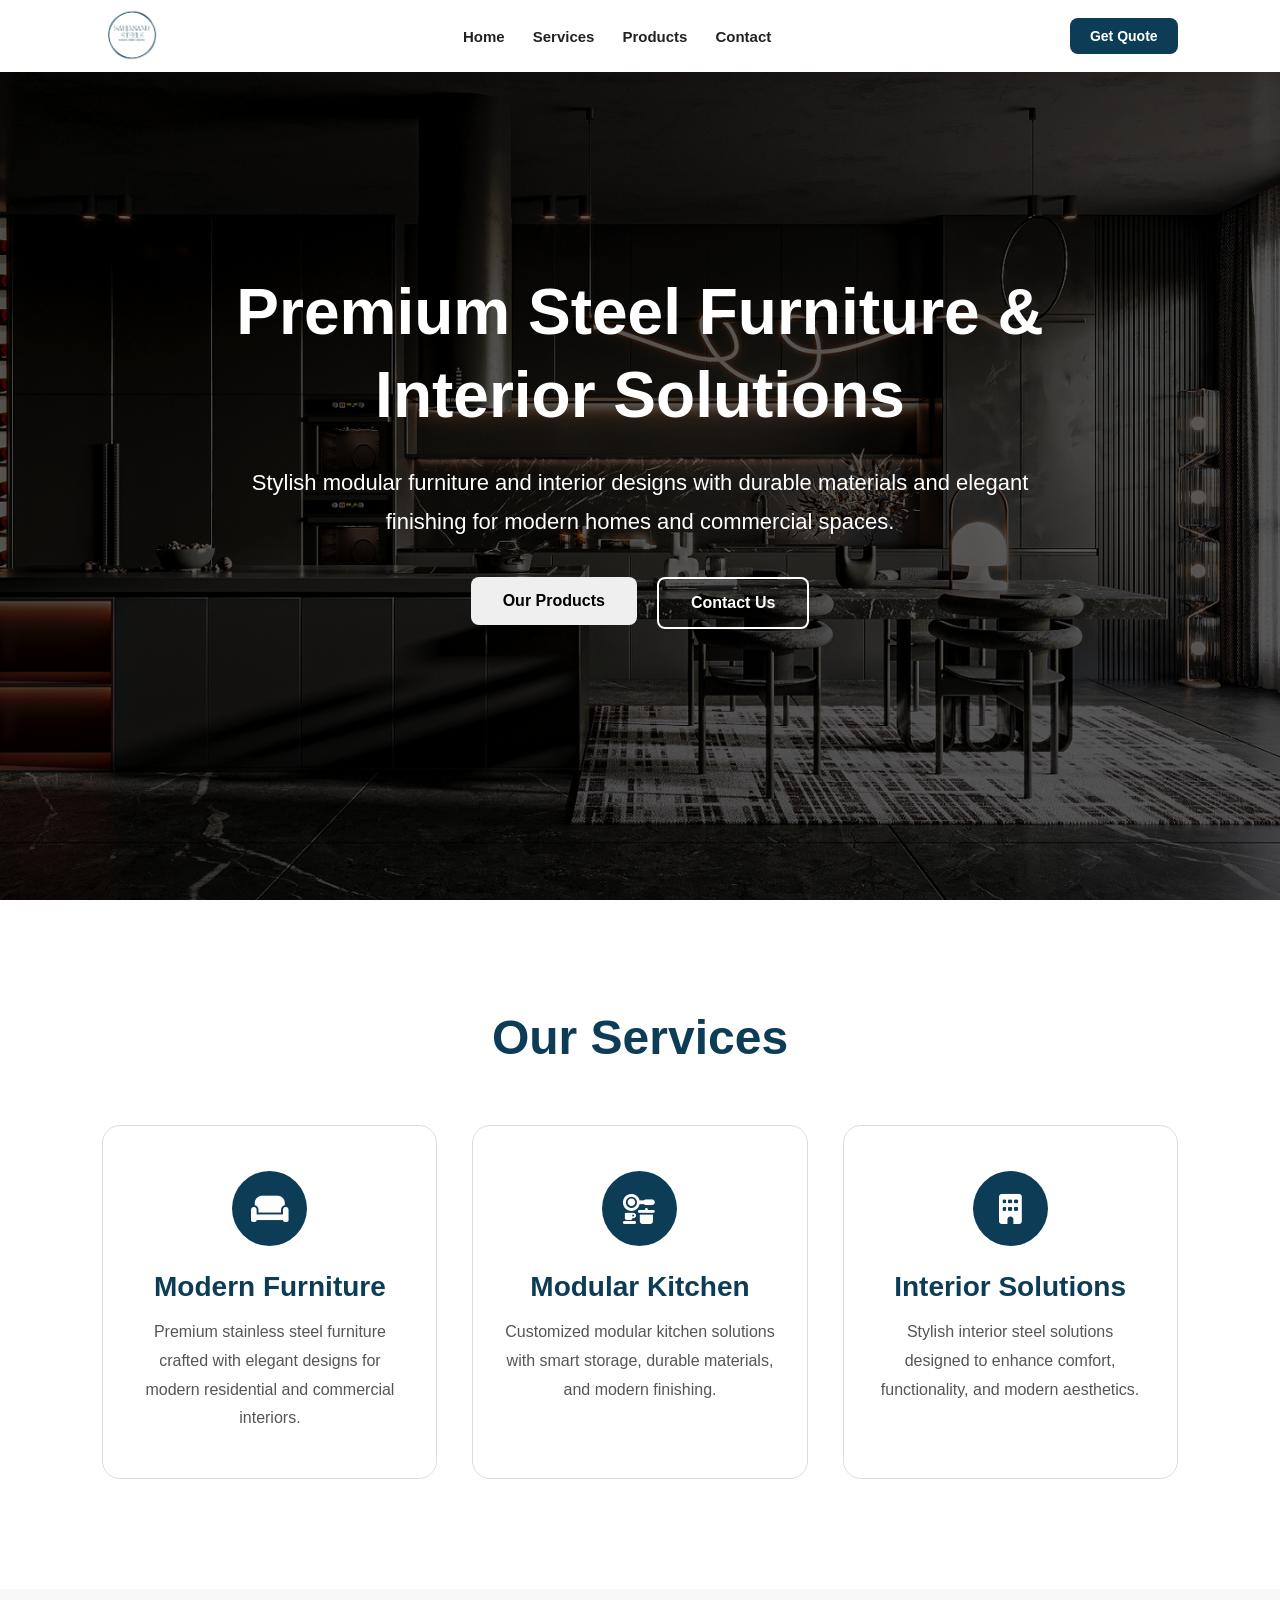
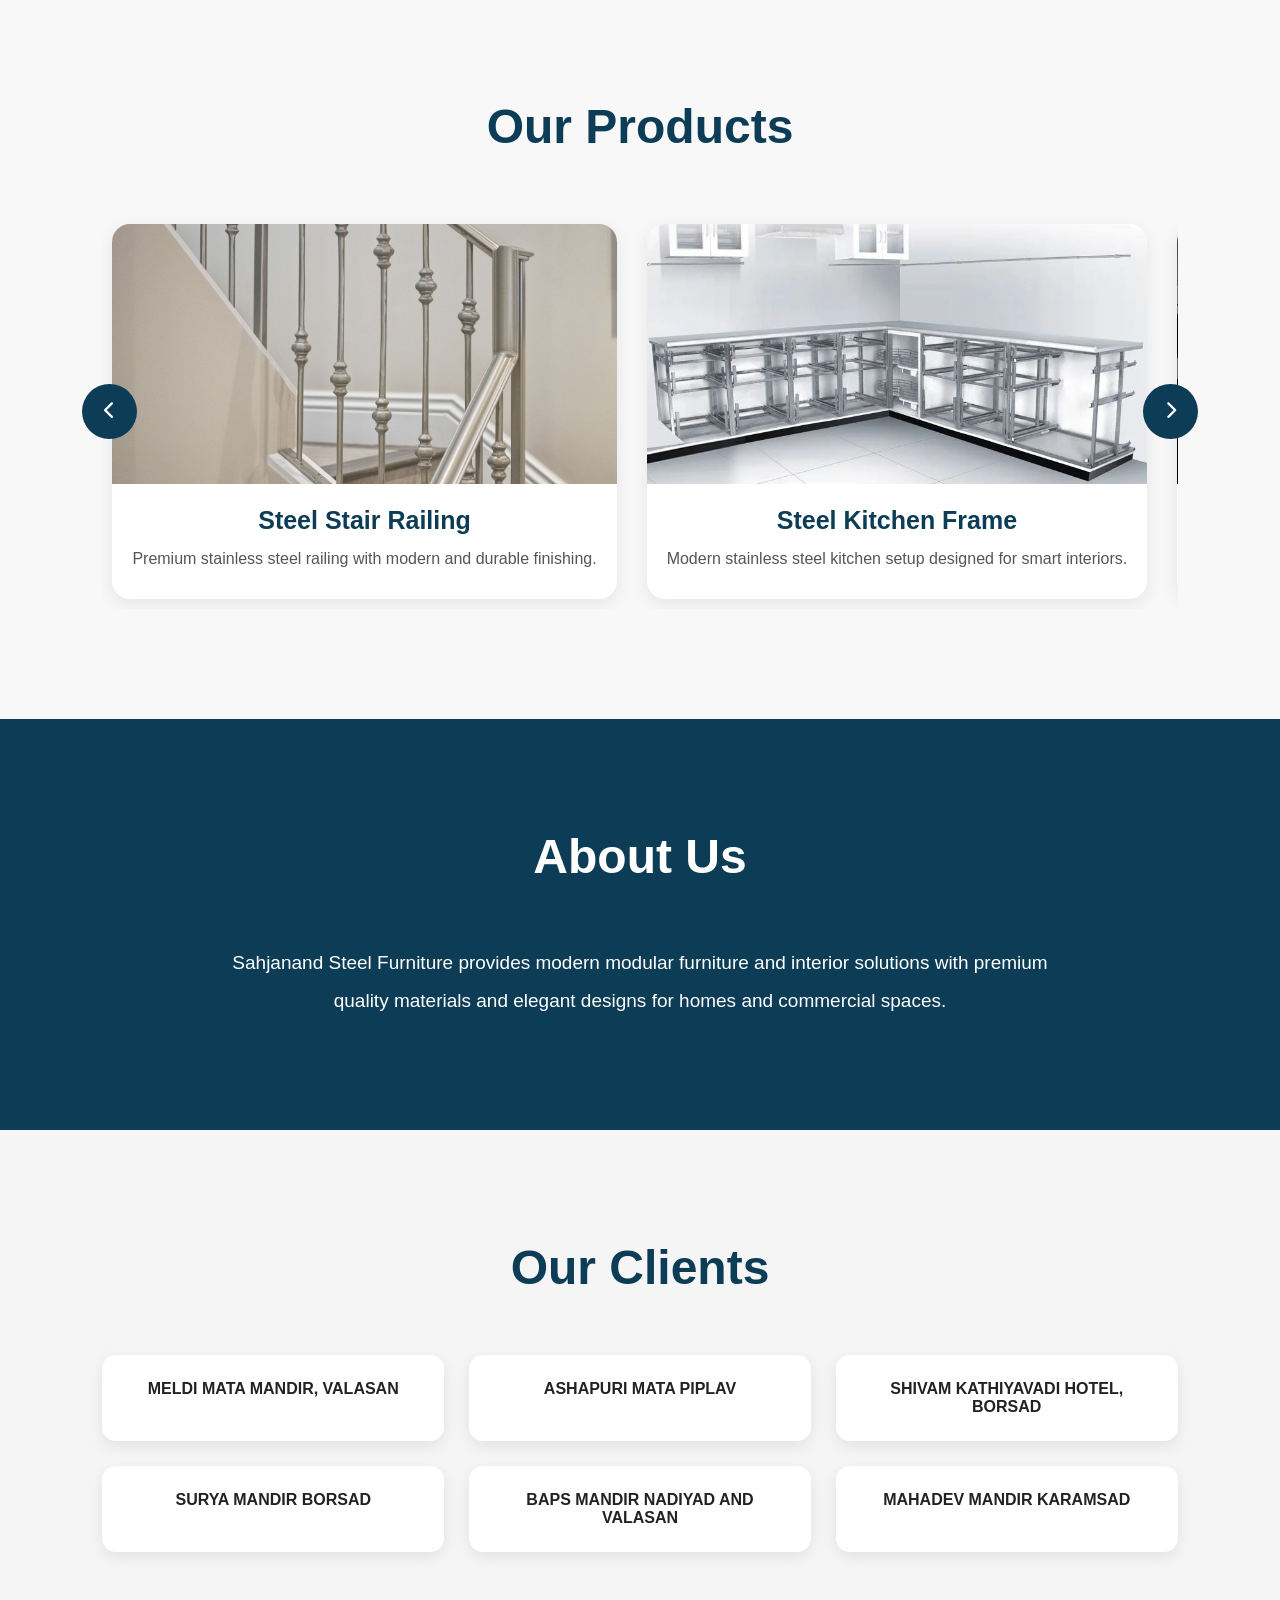
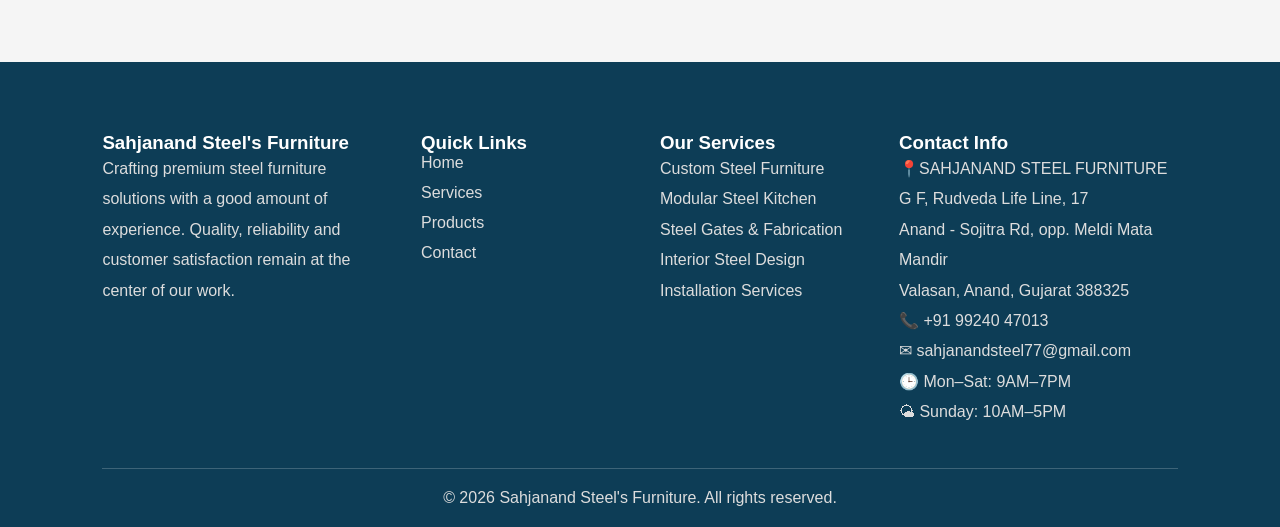
<file: index.html>
<!DOCTYPE html>
<html lang="en">

<head>

  <meta charset="UTF-8">
  <meta name="viewport" content="width=device-width, initial-scale=1.0">

  <title>Sahjanand Steel Furniture</title>


  <link rel="stylesheet" href="style.css">


  <link rel="stylesheet"
  href="https://cdnjs.cloudflare.com/ajax/libs/font-awesome/6.5.1/css/all.min.css"/>


</head>

<body>


  <header class="navbar">

    <a href="/" class="logo">
  <img src="images/logo.png" alt="Logo">
</a>

    <nav>
<a href="index.html">Home</a>
<a href="services.html">Services</a>
<a href="products.html">Products</a>
<a href="contact.html">Contact</a>
</nav>

    <a href="contact.html">
  <button class="nav-btn">Get Quote</button>
</a>

  </header>


  <section class="hero" id="home">

    <div class="hero-content">

      <h1>Premium Steel Furniture & Interior Solutions</h1>

      <p>
        Stylish modular furniture and interior designs with durable
        materials and elegant finishing for modern homes and
        commercial spaces.
      </p>

      <div class="hero-buttons">

        <a href="#products">
          <button>Our Products</button>
        </a>

        <a href="contact.html">
          <button class="contact-btn">Contact Us</button>
        </a>

      </div>

    </div>

  </section>


  <section class="services" id="services">

    <h2>Our Services</h2>

    <div class="service-container">


      <div class="service-card">

        <div class="service-icon">
          <i class="fa-solid fa-couch"></i>
        </div>

        <h3>Modern Furniture</h3>

        <p>
          Premium stainless steel furniture crafted with elegant
          designs for modern residential and commercial interiors.
        </p>

      </div>


      <div class="service-card">

        <div class="service-icon">
          <i class="fa-solid fa-kitchen-set"></i>
        </div>

        <h3>Modular Kitchen</h3>

        <p>
          Customized modular kitchen solutions with smart storage,
          durable materials, and modern finishing.
        </p>

      </div>


      <div class="service-card">

        <div class="service-icon">
          <i class="fa-solid fa-building"></i>
        </div>

        <h3>Interior Solutions</h3>

        <p>
          Stylish interior steel solutions designed to enhance
          comfort, functionality, and modern aesthetics.
        </p>

      </div>

    </div>

  </section>


<section class="products" id="products">

  <h2>Our Products</h2>

  <div class="slider-wrapper">


    <button class="slide-btn prev">
      <i class="fa-solid fa-chevron-left"></i>
    </button>


    <div class="product-slider">


      <div class="product-card">

        <img src="images/Product1.jpg"
        alt="Steel Stair Railing"
        onclick="openPopup(0)">

        <h3>Steel Stair Railing</h3>

        <p>
          Premium stainless steel railing with modern and durable finishing.
        </p>

      </div>


      <div class="product-card">

        <img src="images/Product2.jpg"
        alt="Steel Kitchen Frame"
        onclick="openPopup(1)">

        <h3>Steel Kitchen Frame</h3>

        <p>
          Modern stainless steel kitchen setup designed for smart interiors.
        </p>

      </div>


      <div class="product-card">

        <img src="images/Product3.jpg"
        alt="Steel Modular Kitchen"
        onclick="openPopup(2)">

        <h3>Steel Modular Kitchen</h3>

        <p>
          Elegant modular kitchen solutions crafted with premium steel materials.
        </p>

      </div>


      <div class="product-card">

        <img src="images/Product4.jpg"
        alt="Steel TV Unit"
        onclick="openPopup(3)">

        <h3>Steel TV Unit</h3>

        <p>
          Stylish steel TV unit design perfect for modern living spaces.
        </p>

      </div>


      <div class="product-card">

        <img src="images/Product5.jpg"
        alt="Steel Wardrobe"
        onclick="openPopup(4)">

        <h3>Steel Wardrobe</h3>

        <p>
          Luxury stainless steel wardrobe with spacious modern storage.
        </p>

      </div>


      <div class="product-card">

        <img src="images/Product6.jpg"
        alt="Steel Bed Design"
        onclick="openPopup(5)">

        <h3>Steel Bed Design</h3>

        <p>
          Modern steel bed structure with premium durability and comfort.
        </p>

      </div>


      <div class="product-card">

        <img src="images/Product7.jpg"
        alt="Steel Dining Table"
        onclick="openPopup(6)">

        <h3>Steel Dining Table</h3>

        <p>
          Elegant steel dining table crafted for modern interiors.
        </p>

      </div>


      <div class="product-card">

        <img src="images/Product8.jpg"
        alt="Steel Office Furniture"
        onclick="openPopup(7)">

        <h3>Steel Office Furniture</h3>

        <p>
          Professional stainless steel office furniture with modern design.
        </p>

      </div>


      <div class="product-card">

        <img src="images/Product9.jpg"
        alt="Steel Sofa Frame"
        onclick="openPopup(8)">

        <h3>Steel Sofa Frame</h3>

        <p>
          Strong and stylish steel sofa structure for elegant interiors.
        </p>

      </div>

    </div>


    <button class="slide-btn next">
      <i class="fa-solid fa-chevron-right"></i>
    </button>

  </div>

</section>


<div class="popup" id="popup">

  <div class="popup-content">

    <span class="close-btn" onclick="closePopup()">
      &times;
    </span>


    <button class="popup-btn left" onclick="prevImage()">
      <i class="fa-solid fa-chevron-left"></i>
    </button>

    <img id="popup-img" alt="Product Image">

    <button class="popup-btn right" onclick="nextImage()">
      <i class="fa-solid fa-chevron-right"></i>
    </button>

  </div>

</div>


  <section class="about">

    <div class="about-content">

      <h2>About Us</h2>

      <p>
        Sahjanand Steel Furniture provides modern modular
        furniture and interior solutions with premium quality
        materials and elegant designs for homes and
        commercial spaces.
      </p>

    </div>

  </section>


  <section class="clients">

    <h2>Our Clients</h2>

    <div class="client-list">
      <p>MELDI MATA MANDIR, VALASAN</p>
      <p>ASHAPURI MATA PIPLAV</p>
      <p>SHIVAM KATHIYAVADI HOTEL, BORSAD</p>
      <p>SURYA MANDIR BORSAD</p>
      <p>BAPS MANDIR NADIYAD AND VALASAN</p>
      <p>MAHADEV MANDIR KARAMSAD</p>

    </div>

  </section>

  <footer>

<div class="footer-container">

<div class="footer-box">

<h3>Sahjanand Steel's Furniture</h3>

<p>
Crafting premium steel furniture solutions with a good amount of experience.
Quality, reliability and customer satisfaction remain at the center of our work.
</p>

</div>


<div class="footer-box">

<h3>Quick Links</h3>

<a href="index.html">Home</a>

<a href="index.html#services">Services</a>

<a href="index.html#products">Products</a>

<a href="contact.html">Contact</a>

</div>


<div class="footer-box">

<h3>Our Services</h3>

<p>Custom Steel Furniture</p>

<p>Modular Steel Kitchen</p>

<p>Steel Gates & Fabrication</p>

<p>Interior Steel Design</p>

<p>Installation Services</p>

</div>


<div class="footer-box">

<h3>Contact Info</h3>

<p>
📍SAHJANAND STEEL FURNITURE<br>
 G F, Rudveda Life Line, 17<br>
 Anand - Sojitra Rd, opp. Meldi Mata Mandir<br>
 Valasan, Anand, Gujarat 388325
</p>

<p>📞 +91 99240 47013</p>

<p>✉ sahjanandsteel77@gmail.com</p>

<p>🕒 Mon–Sat: 9AM–7PM</p>

<p>🌤 Sunday: 10AM–5PM</p>

</div>

</div>


<div class="footer-bottom">

<p>
© 2026 Sahjanand Steel's Furniture. All rights reserved.
</p>

</div>

</footer>

  <script src="script.js"></script>


</body>

</html>
</file>
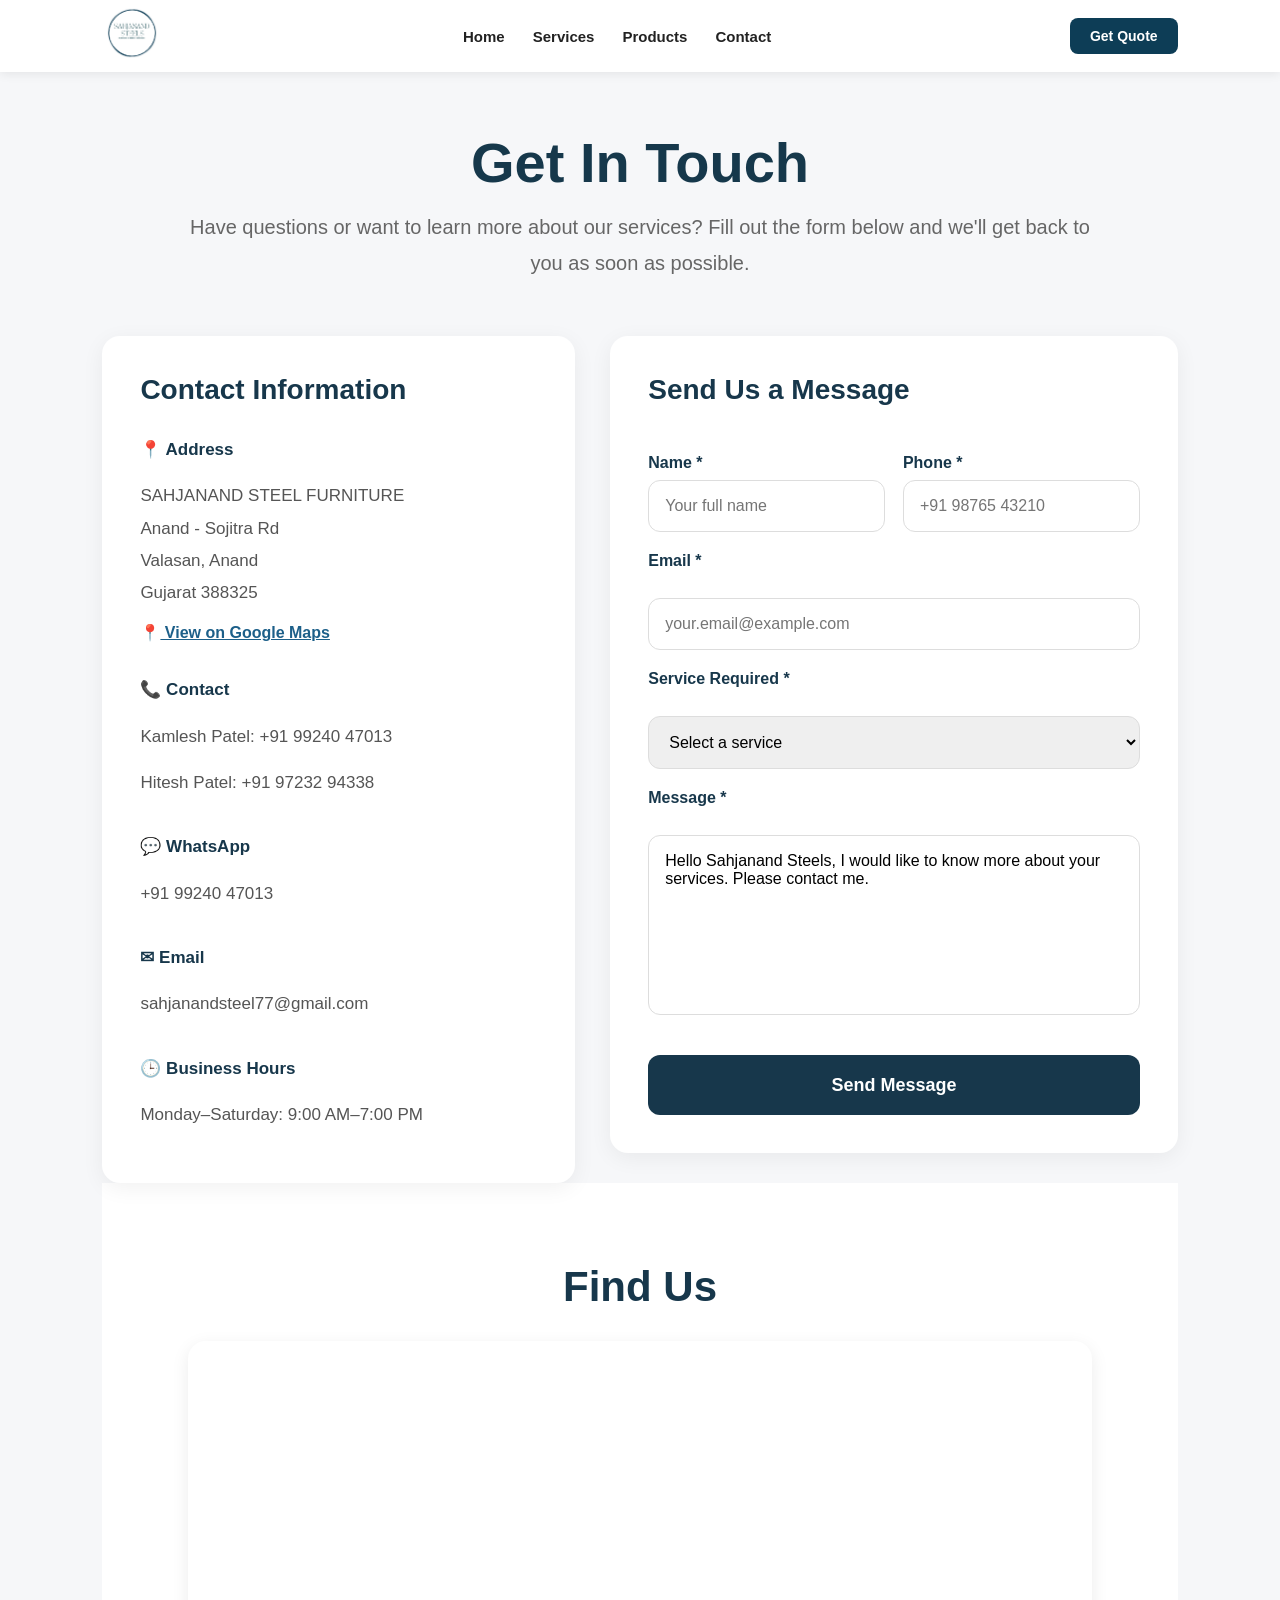
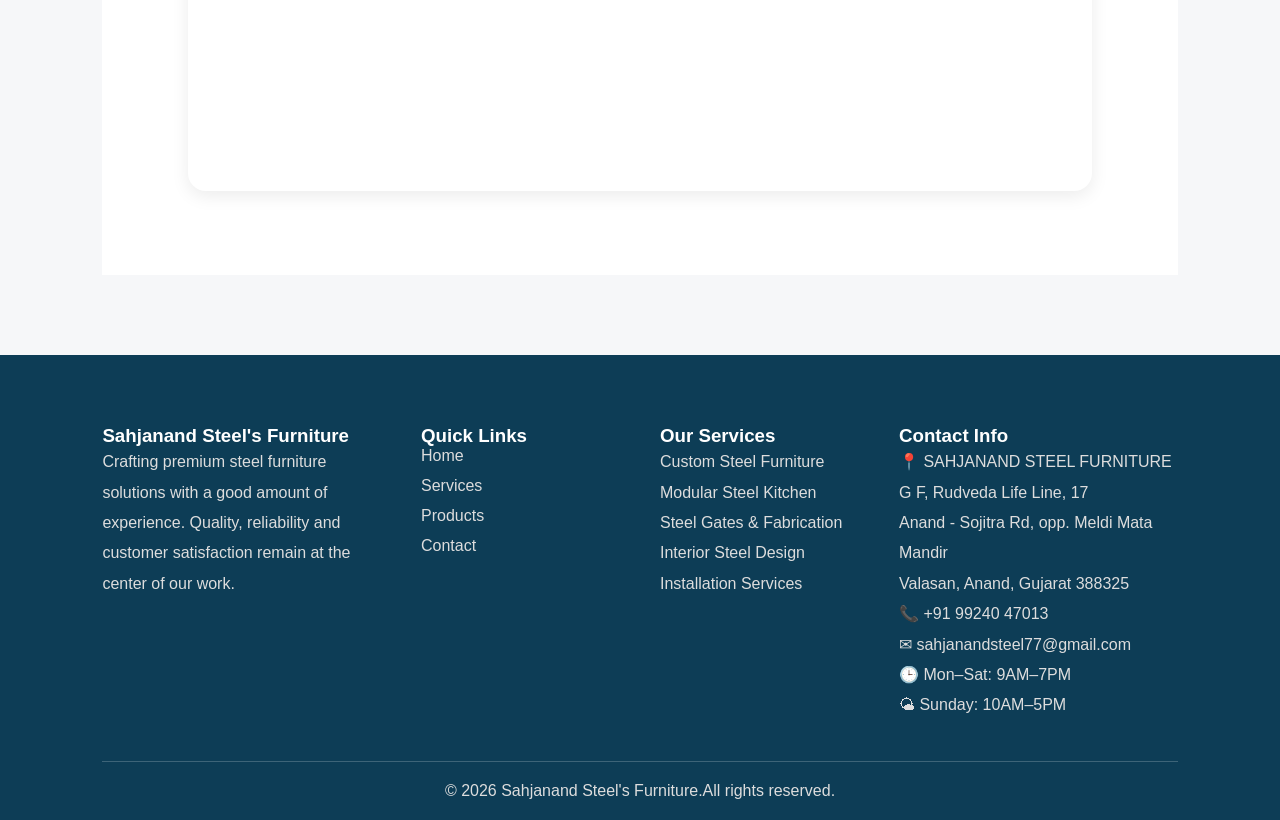
<file: contact.html>
<!DOCTYPE html>
<html lang="en">

<head>

<meta charset="UTF-8">
<meta name="viewport" content="width=device-width,initial-scale=1">

<title>Contact Us</title>

<link rel="stylesheet" href="style.css">
<link rel="stylesheet" href="contact.css">

<script src="https://www.google.com/recaptcha/api.js" async defer></script>

</head>

<body>

<header class="navbar">

<div class="logo">
<a href="index.html">
<img src="images/logo.png" alt="Logo">
</a>
</div>

<nav>
<a href="index.html">Home</a>
<a href="services.html">Services</a>
<a href="products.html">Products</a>
<a href="contact.html">Contact</a>
</nav>

<a href="contact.html">
<button class="nav-btn">
Get Quote
</button>
</a>

</header>


<section class="contact-page">

<h2>Get In Touch</h2>

<h3>
Have questions or want to learn more about our services?
Fill out the form below and we'll get back to you as soon as possible.
</h3>


<div class="contact-wrapper">


<div class="contact-info">

<h3>Contact Information</h3>

<p><strong>📍 Address</strong></p>

<p>
SAHJANAND STEEL FURNITURE<br>
Anand - Sojitra Rd<br>
Valasan, Anand<br>
Gujarat 388325
</p>

📍<a href="https://www.google.com/maps?q=SAHJANAND+STEEL+FURNITURE+Anand+Gujarat+388325" target="_blank">
View on Google Maps
</a>
</p>

<br>

<p><strong>📞 Contact</strong></p>

<p>Kamlesh Patel: +91 99240 47013</p>

<p>Hitesh Patel: +91 97232 94338</p>

<br>

<p><strong>💬 WhatsApp</strong></p>

<p>+91 99240 47013</p>

<br>

<p><strong>✉ Email</strong></p>

<p>sahjanandsteel77@gmail.com</p>

<br>

<p><strong>🕒 Business Hours</strong></p>

<p>Monday–Saturday: 9:00 AM–7:00 PM</p>

</div>



<form
class="contact-form"
action="#"
method="POST"
onsubmit="return validateCaptcha()">

<h3>Send Us a Message</h3>


<div class="row">

<div>

<label>Name *</label>

<input
type="text"
name="name"
placeholder="Your full name"
required>

</div>


<div>

<label>Phone *</label>

<input
type="tel"
name="phone"
placeholder="+91 98765 43210"
required>

</div>

</div>


<label>Email *</label>

<input
type="email"
name="email"
placeholder="your.email@example.com"
required>


<label>Service Required *</label>

<select
name="service"
required>

<option value="" disabled selected>
Select a service
</option>

<option>Steel Furniture</option>

<option>Custom Furniture</option>

<option>Steel Gates & Fabrication</option>

<option>Modular Kitchen</option>

<option>Interior Solutions</option>

<option>Other</option>

</select>


<label>Message *</label>

<textarea
name="message"
rows="6"
required>Hello Sahjanand Steels, I would like to know more about your services. Please contact me.</textarea>



<div class="g-recaptcha"
data-sitekey="6Lev6PYsAAAAANYfTcYnsRS1uPwnE7xt6LoiLhRP">
</div>


<button type="submit">

Send Message

</button>

</form>

</div>

<section class="map-section">

<h2>Find Us</h2>

<iframe
src="https://www.google.com/maps/embed?pb=!1m18!1m12!1m3!1d3684.958863500507!2d72.87876197560763!3d22.543213679512686!2m3!1f0!2f0!3f0!3m2!1i1024!2i768!4f13.1!3m3!1m2!1s0x395e5333639c885b%3A0xe0b7806cfe78c8a8!2sSAHJANAND%20STEEL%20FURNITURE!5e0!3m2!1sen!2sin!4v1779439063743!5m2!1sen!2sin"
 width="600" height="450" style="border:0;" allowfullscreen="" loading="lazy" referrerpolicy="no-referrer-when-downgrade"></iframe>

</section>

</section>



<footer>

<div class="footer-container">

<div class="footer-box">

<h3>Sahjanand Steel's Furniture</h3>

<p>Crafting premium steel furniture solutions with a good amount of experience.
Quality, reliability and customer satisfaction remain at the center of our work.</p>

</div>



<div class="footer-box">

<h3>Quick Links</h3>

<a href="index.html">Home</a>

<a href="index.html#services">Services</a>

<a href="index.html#products">Products</a>

<a href="contact.html">Contact</a>

</div>



<div class="footer-box">

<h3>Our Services</h3>
<p>Custom Steel Furniture</p>
<p>Modular Steel Kitchen</p>
<p>Steel Gates & Fabrication</p>
<p>Interior Steel Design</p>
<p>Installation Services</p>

</div>



<div class="footer-box">

<h3>Contact Info</h3>

<p>
📍 SAHJANAND STEEL FURNITURE<br>
G F, Rudveda Life Line, 17<br>
Anand - Sojitra Rd, opp. Meldi Mata Mandir<br>
Valasan, Anand, Gujarat 388325
</p>

<p>📞 +91 99240 47013</p>
<p>✉ sahjanandsteel77@gmail.com</p>
<p>🕒 Mon–Sat: 9AM–7PM</p>
<p>🌤 Sunday: 10AM–5PM</p>

</div>

</div>


<div class="footer-bottom">

<p>© 2026 Sahjanand Steel's Furniture.All rights reserved.</p>

</div>

</footer>



<script src="script.js"></script>

</body>

</html>
</file>
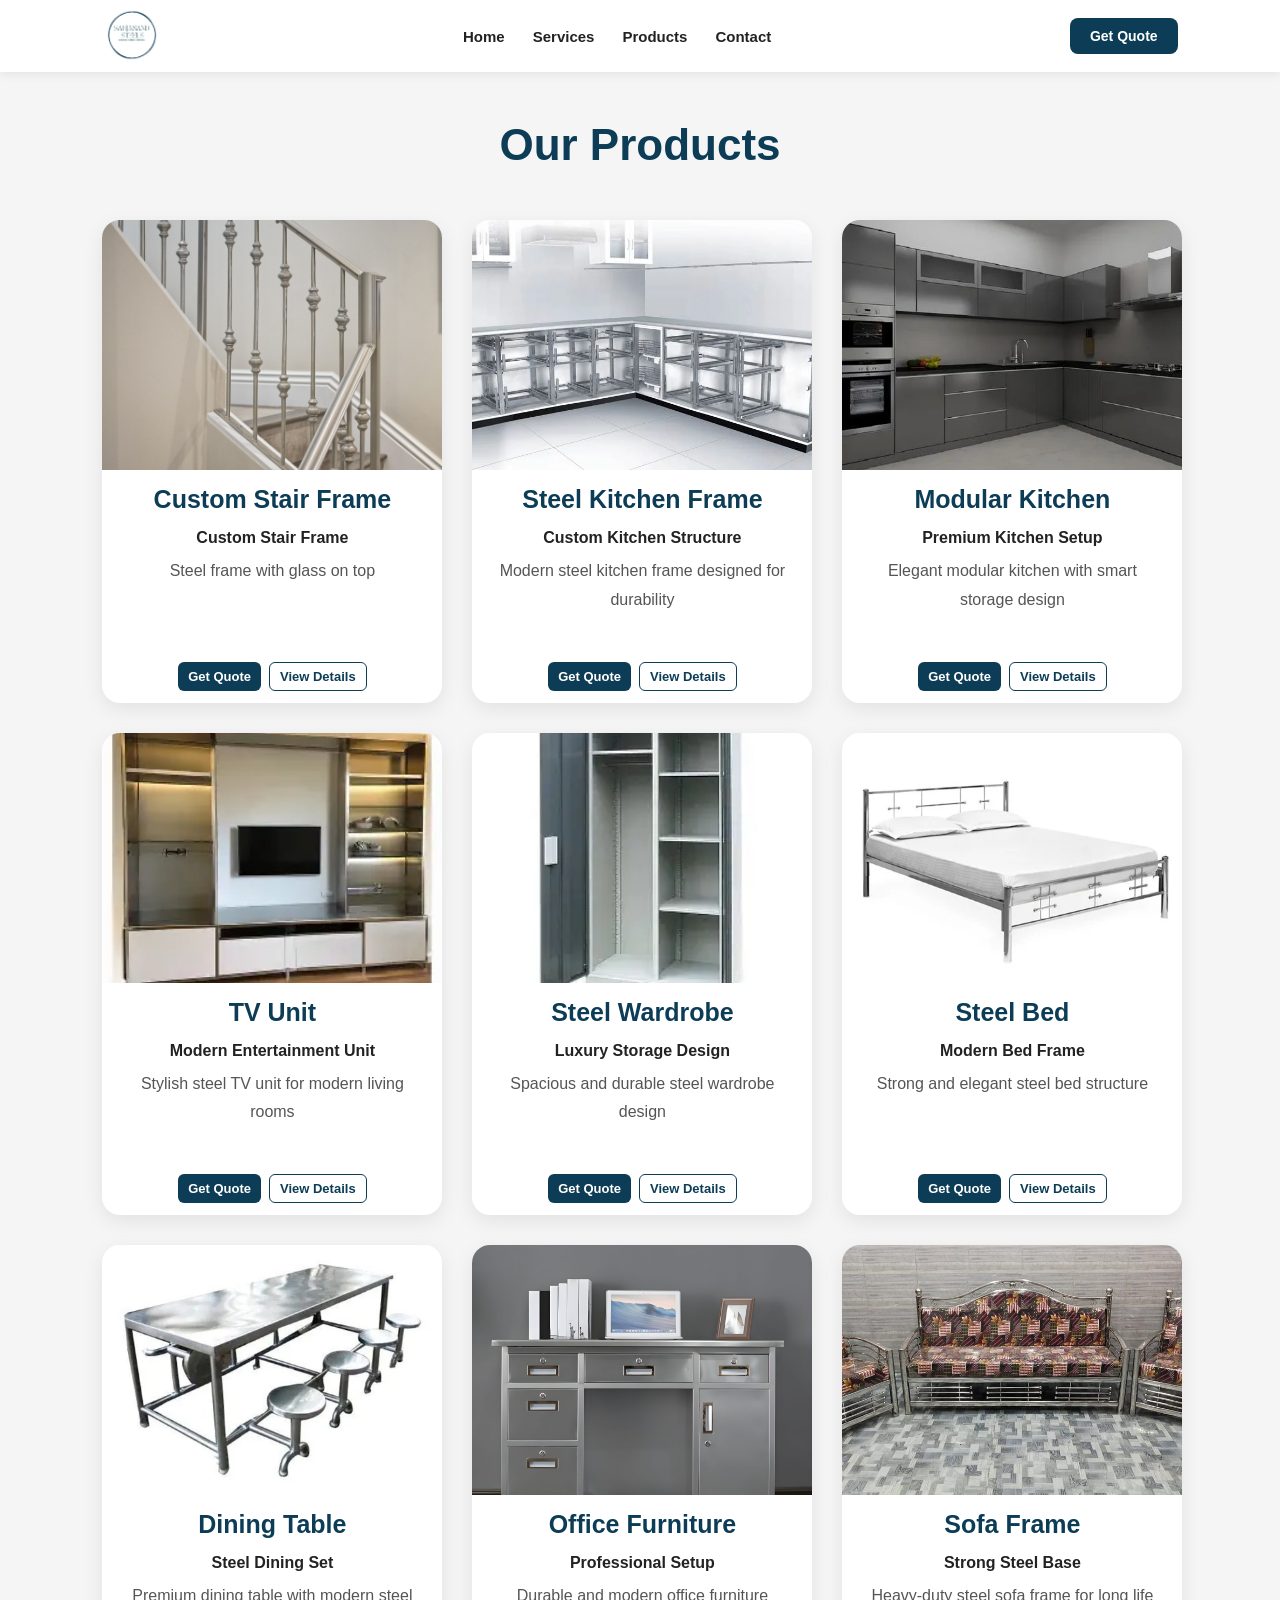
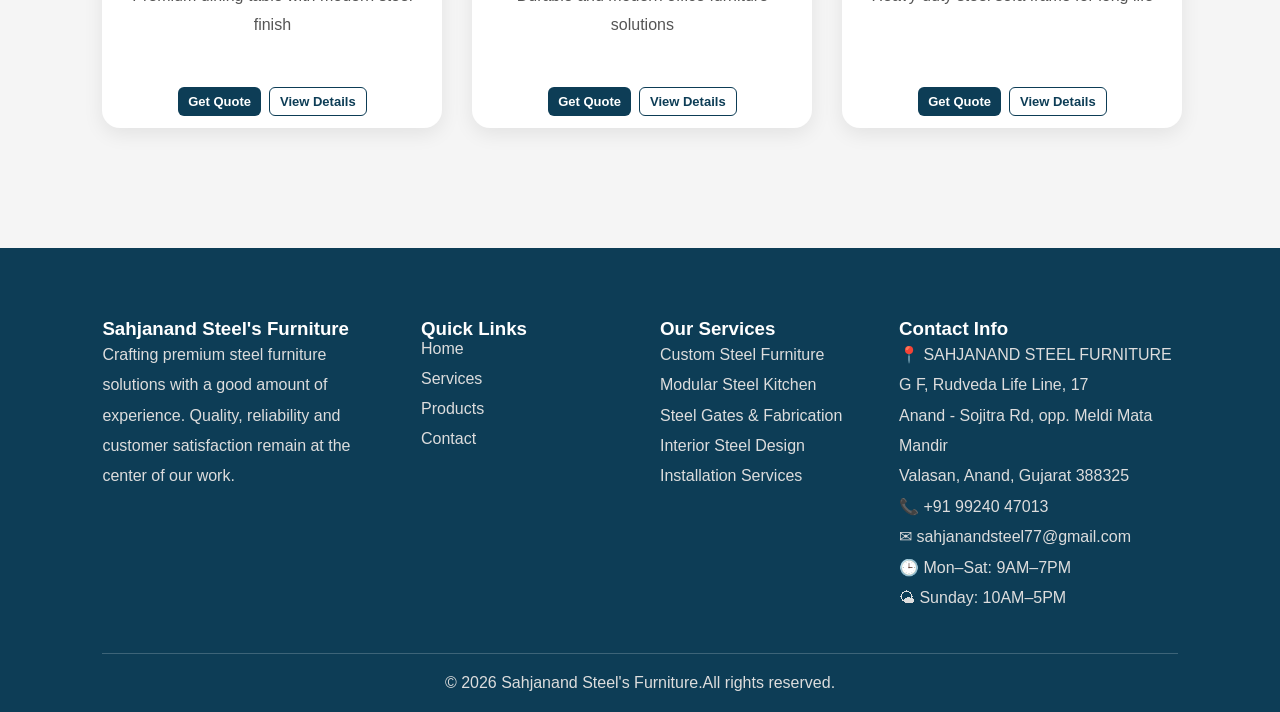
<file: products.html>
<!DOCTYPE html>
<html lang="en">

<head>
<meta charset="UTF-8">
<meta name="viewport" content="width=device-width, initial-scale=1.0">

<title>Products - Sahjanand Steel Furniture</title>

<link rel="stylesheet" href="style.css">
<link rel="stylesheet" href="products.css">

<link rel="stylesheet"
href="https://cdnjs.cloudflare.com/ajax/libs/font-awesome/6.5.1/css/all.min.css"/>

</head>

<body>

<header class="navbar">

<a href="index.html" class="logo">
  <img src="images/logo.png" alt="Logo">
</a>

<nav>
  <a href="index.html">Home</a>
  <a href="services.html">Services</a>
  <a href="products.html">Products</a>
  <a href="contact.html">Contact</a>
</nav>

<a href="contact.html">
  <button class="nav-btn">Get Quote</button>
</a>

</header>

<!-- ================= PRODUCTS ================= -->

<section class="products">

<h2>Our Products</h2>

<div class="product-grid">

 <!-- 1 -->
<div class="product-card">

  <img src="images/Product1.jpg" alt="Steel Stair Frame" onclick="openPopup(0)">

  <h3>Custom Stair Frame</h3>

  <h4>Custom Stair Frame</h4>

  <p>Steel frame with glass on top</p>

  <div class="product-buttons">

    <button class="btn-quote" onclick="window.location.href='contact.html'">
      Get Quote
    </button>

    <button class="btn-view" onclick="openPopup(0)">
      View Details
    </button>

  </div>

</div>


<!-- 2 -->
<div class="product-card">

  <img src="images/Product2.jpg" alt="Steel Kitchen Frame" onclick="openPopup(1)">

  <h3>Steel Kitchen Frame</h3>

  <h4>Custom Kitchen Structure</h4>

  <p>Modern steel kitchen frame designed for durability</p>

  <div class="product-buttons">

    <button class="btn-quote" onclick="window.location.href='contact.html'">
      Get Quote
    </button>

    <button class="btn-view" onclick="openPopup(1)">
      View Details
    </button>

  </div>

</div>


<!-- 3 -->
<div class="product-card">

  <img src="images/Product3.jpg" alt="Modular Kitchen" onclick="openPopup(2)">

  <h3>Modular Kitchen</h3>

  <h4>Premium Kitchen Setup</h4>

  <p>Elegant modular kitchen with smart storage design</p>

  <div class="product-buttons">

    <button class="btn-quote" onclick="window.location.href='contact.html'">
      Get Quote
    </button>

    <button class="btn-view" onclick="openPopup(2)">
      View Details
    </button>

  </div>

</div>


<!-- 4 -->
<div class="product-card">

  <img src="images/Product4.jpg" alt="TV Unit" onclick="openPopup(3)">

  <h3>TV Unit</h3>

  <h4>Modern Entertainment Unit</h4>

  <p>Stylish steel TV unit for modern living rooms</p>

  <div class="product-buttons">

    <button class="btn-quote" onclick="window.location.href='contact.html'">
      Get Quote
    </button>

    <button class="btn-view" onclick="openPopup(3)">
      View Details
    </button>

  </div>

</div>


<!-- 5 -->
<div class="product-card">

  <img src="images/Product5.jpg" alt="Steel Wardrobe" onclick="openPopup(4)">

  <h3>Steel Wardrobe</h3>

  <h4>Luxury Storage Design</h4>

  <p>Spacious and durable steel wardrobe design</p>

  <div class="product-buttons">

    <button class="btn-quote" onclick="window.location.href='contact.html'">
      Get Quote
    </button>

    <button class="btn-view" onclick="openPopup(4)">
      View Details
    </button>

  </div>

</div>


<!-- 6 -->
<div class="product-card">

  <img src="images/Product6.jpg" alt="Steel Bed" onclick="openPopup(5)">

  <h3>Steel Bed</h3>

  <h4>Modern Bed Frame</h4>

  <p>Strong and elegant steel bed structure</p>

  <div class="product-buttons">

    <button class="btn-quote" onclick="window.location.href='contact.html'">
      Get Quote
    </button>

    <button class="btn-view" onclick="openPopup(5)">
      View Details
    </button>

  </div>

</div>


<!-- 7 -->
<div class="product-card">

  <img src="images/Product7.jpg" alt="Dining Table" onclick="openPopup(6)">

  <h3>Dining Table</h3>

  <h4>Steel Dining Set</h4>

  <p>Premium dining table with modern steel finish</p>

  <div class="product-buttons">

    <button class="btn-quote" onclick="window.location.href='contact.html'">
      Get Quote
    </button>

    <button class="btn-view" onclick="openPopup(6)">
      View Details
    </button>

  </div>

</div>


<!-- 8 -->
<div class="product-card">

  <img src="images/Product8.jpg" alt="Office Furniture" onclick="openPopup(7)">

  <h3>Office Furniture</h3>

  <h4>Professional Setup</h4>

  <p>Durable and modern office furniture solutions</p>

  <div class="product-buttons">

    <button class="btn-quote" onclick="window.location.href='contact.html'">
      Get Quote
    </button>

    <button class="btn-view" onclick="openPopup(7)">
      View Details
    </button>

  </div>

</div>


<!-- 9 -->
<div class="product-card">

  <img src="images/Product9.jpg" alt="Sofa Frame" onclick="openPopup(8)">

  <h3>Sofa Frame</h3>

  <h4>Strong Steel Base</h4>

  <p>Heavy-duty steel sofa frame for long life</p>

  <div class="product-buttons">

    <button class="btn-quote" onclick="window.location.href='contact.html'">
      Get Quote
    </button>

    <button class="btn-view" onclick="openPopup(8)">
      View Details
    </button>

  </div>

</div>

</div>

</section>

<div class="popup" id="popup">

  <div class="popup-content">

    <span class="close-btn" onclick="closePopup()">&times;</span>

    <img id="popup-img">

    <h2 id="popup-title">Custom Stair Frame</h2>

    <h3 id="popup-subtitle">Custom Stair Frame</h3>

    <p><b>Specifications:</b> Steel frame with glass on top</p>

    <p>
      <b>Description:</b> Elegant Stair Case with sturdy steel frame and premium glass top.  
      Available in various sizes and finishes.
    </p>

    <div class="popup-actions">

      <a href="contact.html" class="btn-primary">
        Get Detailed Quote
      </a>

      <button class="btn-secondary" onclick="closePopup()">
        Close
      </button>

    </div>

  </div>

</div>

<footer>

<div class="footer-container">

<div class="footer-box">

<h3>Sahjanand Steel's Furniture</h3>

<p>
Crafting premium steel furniture solutions with a good amount of experience.
Quality, reliability and customer satisfaction remain at the center of our work.
</p>

</div>



<div class="footer-box">

<h3>Quick Links</h3>

<a href="index.html">Home</a>

<a href="index.html#services">Services</a>

<a href="index.html#products">Products</a>

<a href="contact.html">Contact</a>

</div>



<div class="footer-box">

<h3>Our Services</h3>

<p>Custom Steel Furniture</p>

<p>Modular Steel Kitchen</p>

<p>Steel Gates & Fabrication</p>

<p>Interior Steel Design</p>

<p>Installation Services</p>

</div>



<div class="footer-box">

<h3>Contact Info</h3>

<p>
📍 SAHJANAND STEEL FURNITURE<br>
G F, Rudveda Life Line, 17<br>
Anand - Sojitra Rd, opp. Meldi Mata Mandir<br>
Valasan, Anand, Gujarat 388325
</p>

<p>📞 +91 99240 47013</p>

<p>✉ sahjanandsteel77@gmail.com</p>

<p>🕒 Mon–Sat: 9AM–7PM</p>

<p>🌤 Sunday: 10AM–5PM</p>

</div>

</div>


<div class="footer-bottom">

<p>© 2026 Sahjanand Steel's Furniture.All rights reserved.</p>

</div>

</footer>

<script src="script.js"></script>

</body>
</html>
</file>
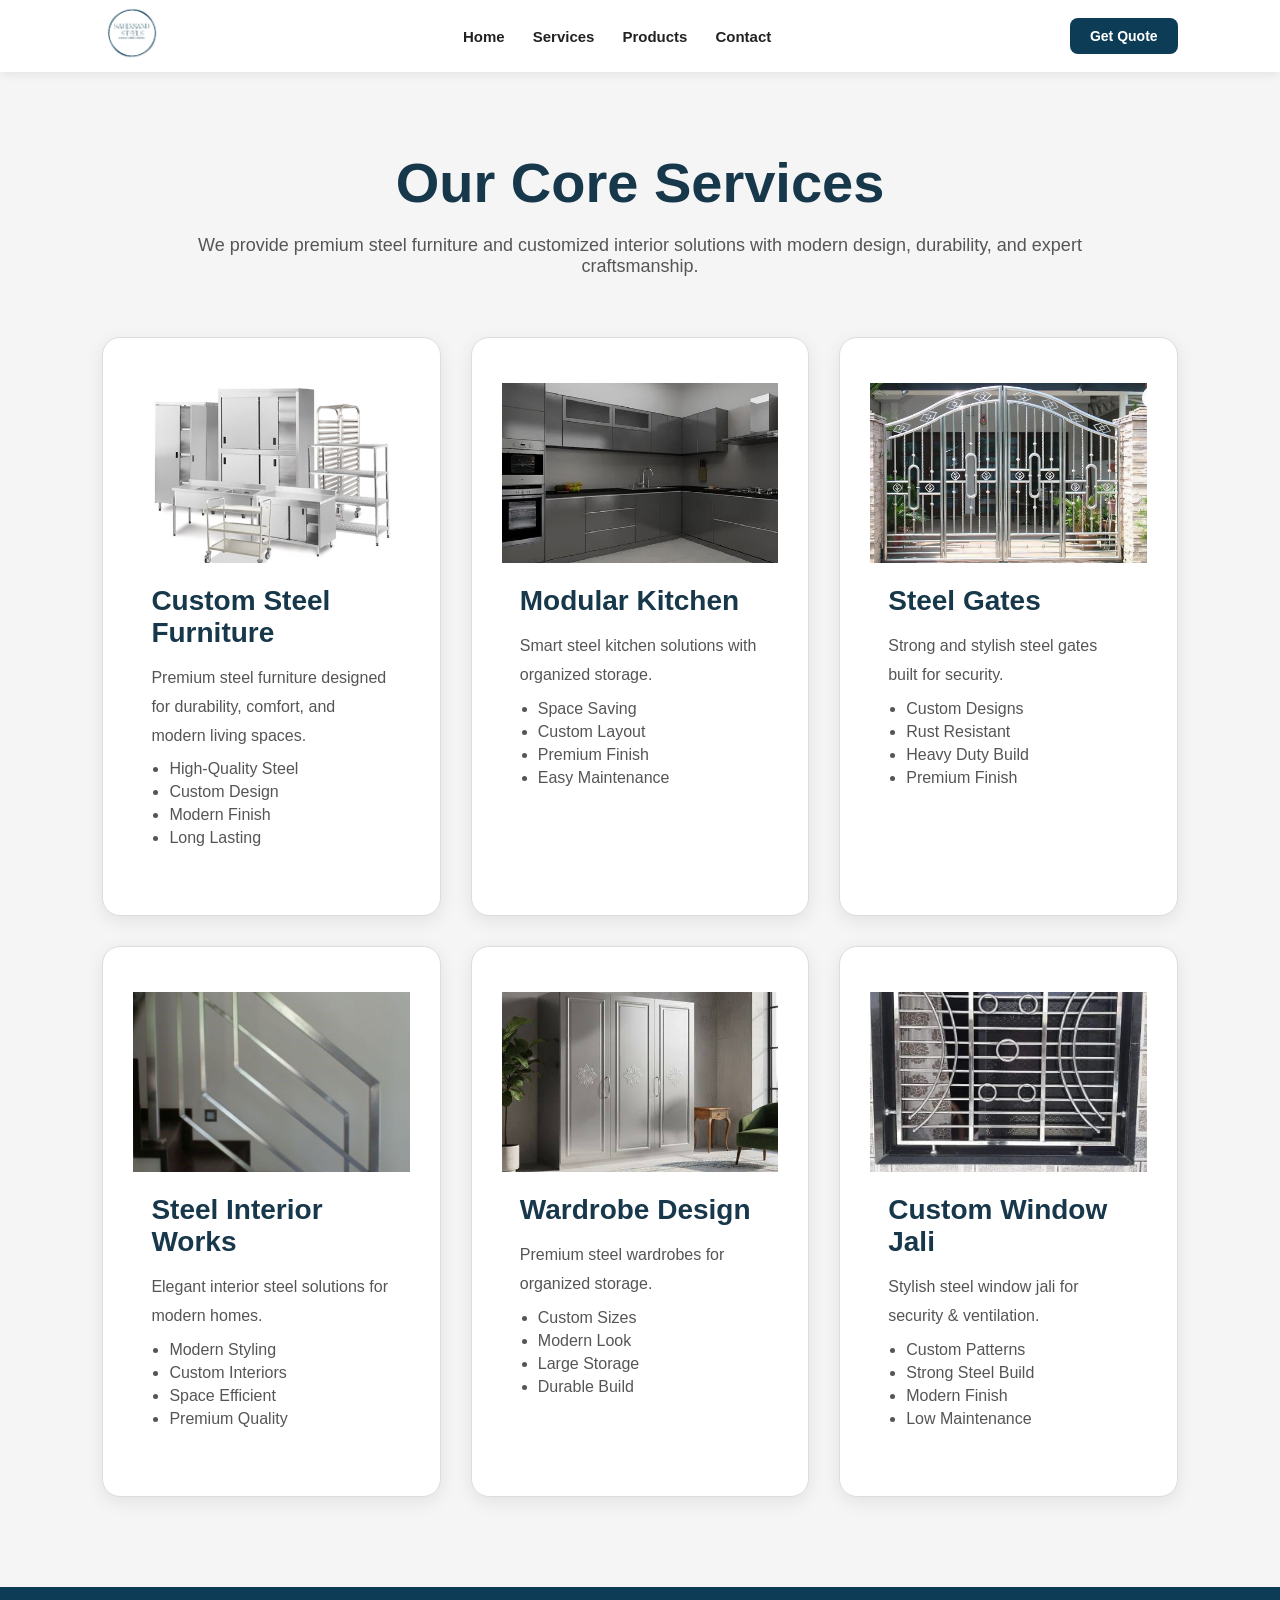
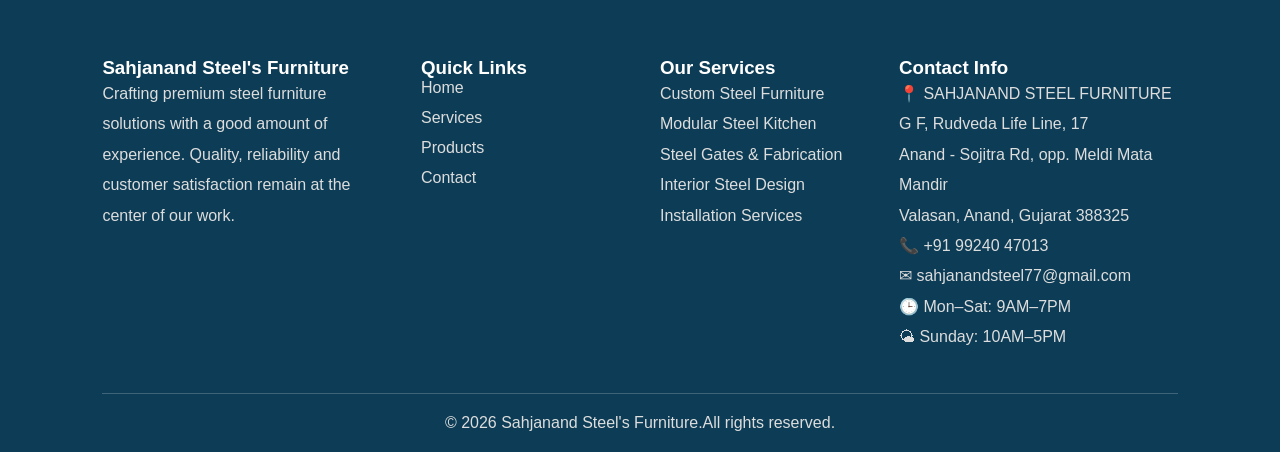
<file: services.html>
<!DOCTYPE html>
<html lang="en">

<head>
<meta charset="UTF-8">
<meta name="viewport" content="width=device-width,initial-scale=1">

<title>Services</title>

<link rel="stylesheet" href="style.css">
<link rel="stylesheet" href="services.css">

<link rel="stylesheet" href="https://cdnjs.cloudflare.com/ajax/libs/font-awesome/6.5.0/css/all.min.css">

</head>

<body>

<header class="navbar">

<div class="logo">
<a href="index.html">
<img src="images/logo.png">
</a>
</div>

<nav>
<a href="index.html">Home</a>
<a href="services.html">Services</a>
<a href="products.html">Products</a>
<a href="contact.html">Contact</a>
</nav>

<a href="contact.html">
<button class="nav-btn">Get Quote</button>
</a>

</header>


<section class="service-page">

<h1>Our Core Services</h1>

<p class="service-subtitle">
We provide premium steel furniture and customized interior solutions with modern design, durability, and expert craftsmanship.
</p>

<div class="services-container">

<div class="service-card">
  <img src="images/S1.jpg"
  onclick="openServicePopup(0)"
  style="cursor:pointer;">

  <div class="service-content">
    <h3>Custom Steel Furniture</h3>
    <p>Premium steel furniture designed for durability, comfort, and modern living spaces.</p>
    <ul>
      <li>High-Quality Steel</li>
      <li>Custom Design</li>
      <li>Modern Finish</li>
      <li>Long Lasting</li>
    </ul>
  </div>
</div>

<div class="service-card">
  <img src="images/S2.jpg"
  onclick="openServicePopup(1)"
  style="cursor:pointer;">

  <div class="service-content">
    <h3>Modular Kitchen</h3>
    <p>Smart steel kitchen solutions with organized storage.</p>
    <ul>
      <li>Space Saving</li>
      <li>Custom Layout</li>
      <li>Premium Finish</li>
      <li>Easy Maintenance</li>
    </ul>
  </div>
</div>

<div class="service-card">
  <img src="images/S3.jpg"
  onclick="openServicePopup(2)"
  style="cursor:pointer;">

  <div class="service-content">
    <h3>Steel Gates</h3>
    <p>Strong and stylish steel gates built for security.</p>
    <ul>
      <li>Custom Designs</li>
      <li>Rust Resistant</li>
      <li>Heavy Duty Build</li>
      <li>Premium Finish</li>
    </ul>
  </div>
</div>

<div class="service-card">
  <img src="images/S4.jpg"
  onclick="openServicePopup(3)"
  style="cursor:pointer;">

  <div class="service-content">
    <h3>Steel Interior Works</h3>
    <p>Elegant interior steel solutions for modern homes.</p>
    <ul>
      <li>Modern Styling</li>
      <li>Custom Interiors</li>
      <li>Space Efficient</li>
      <li>Premium Quality</li>
    </ul>
  </div>
</div>

<div class="service-card">
  <img src="images/S5.jpg"
  onclick="openServicePopup(4)"
  style="cursor:pointer;">

  <div class="service-content">
    <h3>Wardrobe Design</h3>
    <p>Premium steel wardrobes for organized storage.</p>
    <ul>
      <li>Custom Sizes</li>
      <li>Modern Look</li>
      <li>Large Storage</li>
      <li>Durable Build</li>
    </ul>
  </div>
</div>

<div class="service-card">
  <img src="images/S6.jpg"
  onclick="openServicePopup(5)"
  style="cursor:pointer;">

  <div class="service-content">
    <h3>Custom Window Jali</h3>
    <p>Stylish steel window jali for security & ventilation.</p>
    <ul>
      <li>Custom Patterns</li>
      <li>Strong Steel Build</li>
      <li>Modern Finish</li>
      <li>Low Maintenance</li>
    </ul>
  </div>
</div>

</div>
</section>


<footer>

<div class="footer-container">

<div class="footer-box">

<h3>Sahjanand Steel's Furniture</h3>

<p>Crafting premium steel furniture solutions with a good amount of experience.
Quality, reliability and customer satisfaction remain at the center of our work.</p>

</div>



<div class="footer-box">

<h3>Quick Links</h3>

<a href="index.html">Home</a>

<a href="index.html#services">Services</a>

<a href="index.html#products">Products</a>

<a href="contact.html">Contact</a>

</div>



<div class="footer-box">

    <h3>Our Services</h3>
<p>Custom Steel Furniture</p>
<p>Modular Steel Kitchen</p>
<p>Steel Gates & Fabrication</p>
<p>Interior Steel Design</p>
<p>Installation Services</p>

</div>



<div class="footer-box">

<h3>Contact Info</h3>

<p>
📍 SAHJANAND STEEL FURNITURE<br>
G F, Rudveda Life Line, 17<br>
Anand - Sojitra Rd, opp. Meldi Mata Mandir<br>
Valasan, Anand, Gujarat 388325
</p>

<p>📞 +91 99240 47013</p>

<p>✉ sahjanandsteel77@gmail.com</p>

<p>🕒 Mon–Sat: 9AM–7PM</p>

<p>🌤 Sunday: 10AM–5PM</p>

</div>

</div>


<div class="footer-bottom">

<p>© 2026 Sahjanand Steel's Furniture.All rights reserved.</p>

</div>

</footer>


<div class="service-popup" id="servicePopup">

  <div class="service-popup-content">

    <span class="close-btn" onclick="closeServicePopup()">&times;</span>

    <button class="popup-btn left" onclick="prevServiceImage()">
      <i class="fa-solid fa-chevron-left"></i>
    </button>

    <img id="service-popup-img">

    <button class="popup-btn right" onclick="nextServiceImage()">
      <i class="fa-solid fa-chevron-right"></i>
    </button>

  </div>

</div>



<script src="script.js"></script>

</body>
</html>
</file>
<file: style.css>
*{
margin:0;
padding:0;
box-sizing:border-box;
font-family:Arial,Helvetica,sans-serif;
}

html{
scroll-behavior:smooth;
}

body{
background:#f5f5f5;
color:#222;
overflow-x:hidden;
}

.navbar{
width:100%;
height:72px;
background:white;
display:flex;
justify-content:space-between;
align-items:center;
padding:0 8%;
position:fixed;
top:0;
left:0;
z-index:1000;
box-shadow:0 2px 10px rgba(0,0,0,.08);
}

.logo{
display:flex;
align-items:center;
height:100%;
}

.logo img{
width:62px;
height:62px;
border-radius:50%;
object-fit:cover;
}

nav{
display:flex;
align-items:center;
gap:28px;
}

nav a{
text-decoration:none;
color:#222;
font-size:15px;
font-weight:600;
transition:.3s;
}

nav a:hover{
color:#0d3d56;
}

.nav-btn{
padding:10px 20px;
background:#0d3d56;
color:white;
border:none;
border-radius:8px;
cursor:pointer;
font-size:14px;
font-weight:600;
transition:.3s;
}

.nav-btn:hover{
background:#14506f;
}

.hero{
height:100vh;
background:
linear-gradient(rgba(0,0,0,.65),rgba(0,0,0,.65)),
url("images/bg.jpg");
background-size:cover;
background-position:center;
background-repeat:no-repeat;
display:flex;
justify-content:center;
align-items:center;
text-align:center;
color:white;
padding:0 20px;
}

.hero-content{
max-width:850px;
}

.hero-content h1{
font-size:64px;
line-height:1.3;
margin-bottom:25px;
}

.hero-content p{
font-size:22px;
line-height:1.8;
margin-bottom:35px;
}

.hero-buttons{
display:flex;
gap:20px;
justify-content:center;
flex-wrap:wrap;
}

.hero-buttons a{
text-decoration:none;
}

.hero-buttons button{
padding:15px 32px;
border:none;
border-radius:8px;
cursor:pointer;
font-size:16px;
font-weight:bold;
transition:.3s;
}

.hero-buttons button:hover{
transform:translateY(-4px);
}

.contact-btn{
background:transparent!important;
border:2px solid white!important;
color:white!important;
}

.services h2,
.products h2,
.about h2,
.clients h2,
.contact h2{
font-size:48px;
color:#0d3d56;
margin-bottom:60px;
}

.services{
padding:110px 8%;
background:white;
text-align:center;
}

.service-container{
display:grid;
grid-template-columns:repeat(3,1fr);
gap:35px;
}

.service-card{
background:white;
border-radius:18px;
padding:45px 30px;
border:1px solid #ddd;
transition:.3s;
}

.service-card:hover{
transform:translateY(-10px);
box-shadow:0 10px 25px rgba(0,0,0,.1);
}

.service-icon{
width:75px;
height:75px;
background:#0d3d56;
border-radius:50%;
display:flex;
justify-content:center;
align-items:center;
margin:0 auto 25px;
}

.service-icon i{
color:white;
font-size:30px;
}

.service-card h3{
color:#0d3d56;
font-size:28px;
margin-bottom:15px;
}

.service-card p{
color:#555;
line-height:1.8;
font-size:16px;
}

.products{
padding:110px 8%;
background:#f8f8f8;
text-align:center;
}

.slider-wrapper{
position:relative;
width:100%;
display:flex;
align-items:center;
}

.product-slider{
display:flex;
gap:30px;
overflow-x:auto;
scroll-behavior:smooth;
scrollbar-width:none;
width:100%;
padding:10px;
}

.product-slider::-webkit-scrollbar{
display:none;
}

.product-card{
min-width:340px;
background:white;
border-radius:18px;
overflow:hidden;
box-shadow:0 5px 18px rgba(0,0,0,.08);
transition:.3s;
flex-shrink:0;
}

.product-card:hover{
transform:translateY(-10px);
}

.product-card img{
width:100%;
height:260px;
object-fit:cover;
display:block;
cursor:pointer;
}

.product-card h3{
font-size:25px;
color:#0d3d56;
margin:22px 20px 10px;
}

.product-card p{
font-size:16px;
color:#555;
line-height:1.8;
padding:0 20px 25px;
}

.slide-btn{
width:55px;
height:55px;
border:none;
border-radius:50%;
background:#0d3d56;
color:white;
font-size:18px;
cursor:pointer;
position:absolute;
z-index:100;
transition:.3s;
}

.slide-btn:hover{
background:#14506f;
}

.prev{
left:-20px;
}

.next{
right:-20px;
}

.popup{
position:fixed;
top:0;
left:0;
width:100%;
height:100%;
background:rgba(0,0,0,.65);
display:none;
justify-content:center;
align-items:center;
z-index:9999;
}

.popup-content{
position:relative;
background:white;
padding:20px;
border-radius:18px;
max-width:900px;
width:90%;
display:flex;
justify-content:center;
align-items:center;
overflow:hidden;
}

.popup img{
width:100%;
max-height:80vh;
object-fit:contain;
border-radius:12px;
}

.close-btn{
position:absolute;
top:15px;
right:15px;
width:42px;
height:42px;
background:#0d3d56;
color:white;
border-radius:50%;
display:flex;
justify-content:center;
align-items:center;
font-size:26px;
cursor:pointer;
z-index:1000;
transition:.3s;
}

.popup-btn{
position:absolute;
top:50%;
transform:translateY(-50%);
width:50px;
height:50px;
border:none;
border-radius:50%;
background:#0d3d56;
color:white;
cursor:pointer;
font-size:18px;
}

.popup-btn.left{
left:15px;
}

.popup-btn.right{
right:15px;
}

.popup-btn:hover,
.close-btn:hover{
background:#14506f;
}

.about{
background:#0d3d56;
color:white;
text-align:center;
padding:110px 10%;
}

.about h2{
color:white;
}

.about p{
max-width:850px;
margin:auto;
line-height:2;
font-size:19px;
}

.clients{
padding:110px 8%;
background:#f5f5f5;
text-align:center;
}

.client-list{
display:grid;
grid-template-columns:repeat(3,1fr);
gap:25px;
}

.client-list p{
background:white;
padding:25px;
border-radius:14px;
box-shadow:0 5px 15px rgba(0,0,0,.08);
font-weight:600;
transition:.3s;
}

.client-list p:hover{
transform:translateY(-6px);
}

footer{
background:#0d3d56;
color:white;
padding:70px 8% 20px;
}

.footer-container{
display:grid;
grid-template-columns:1.4fr 1fr 1fr 1.4fr;
gap:40px;
}

.footer-box p{
line-height:1.9;
color:#ddd;
}

.footer-box a{
display:block;
margin-bottom:12px;
color:#ddd;
text-decoration:none;
}

.footer-box a:hover{
color:white;
}

.footer-bottom{
border-top:1px solid rgba(255,255,255,.2);
margin-top:40px;
padding-top:20px;
text-align:center;
color:#ddd;
}

.contact-page{
padding:130px 8% 80px;
background:#f5f5f5;
min-height:100vh;
}

.contact-page h2{
text-align:center;
font-size:48px;
color:#0d3d56;
margin-bottom:50px;
}

.contact-wrapper{
max-width:1400px;
margin:auto;
display:grid;
grid-template-columns:1fr 1fr;
gap:40px;
}

.contact-info,
.contact-form{
background:white;
padding:35px;
border-radius:18px;
box-shadow:0 5px 20px rgba(0,0,0,.08);
}

.contact-info h3,
.contact-form h3{
font-size:28px;
margin-bottom:30px;
color:#0d3d56;
}

.contact-info p{
line-height:2;
margin-bottom:12px;
color:#444;
font-size:17px;
}

.contact-info a{
color:#0d3d56;
text-decoration:none;
}

.contact-form{
display:flex;
flex-direction:column;
gap:18px;
}

.row{
display:grid;
grid-template-columns:1fr 1fr;
gap:18px;
}

.contact-form label{
font-weight:600;
margin-bottom:5px;
display:block;
}

.contact-form input,
.contact-form select,
.contact-form textarea{
width:100%;
padding:16px;
border:1px solid #ddd;
border-radius:10px;
font-size:15px;
outline:none;
}

.contact-form textarea{
resize:none;
}

.captcha{
display:flex;
align-items:center;
gap:10px;
padding:16px;
border:1px solid #ddd;
border-radius:10px;
}

.contact-form button{
padding:18px;
background:#0d3d56;
color:white;
border:none;
border-radius:12px;
font-size:18px;
cursor:pointer;
transition:.3s;
}

.contact-form button:hover{
background:#14506f;
}

@media(max-width:992px){

.service-container,
.client-list{
grid-template-columns:repeat(2,1fr);
}

.contact-wrapper{
grid-template-columns:1fr;
}

}

@media(max-width:768px){

.navbar{
height:78px;
padding:0 16px;
display:flex;
flex-direction:row;
justify-content:space-between;
align-items:center;
overflow:hidden;
}

.logo img{
width:52px;
height:52px;
}

nav{
display:flex;
align-items:center;
gap:14px;
flex-wrap:nowrap;
overflow-x:auto;
}

nav::-webkit-scrollbar{
display:none;
}

nav a{
font-size:13px;
white-space:nowrap;
}

.nav-btn{
padding:10px 14px;
font-size:13px;
border-radius:10px;
white-space:nowrap;
}

.hero{
padding-top:78px;
}

.hero-content h1{
font-size:38px;
}

.hero-content p{
font-size:18px;
}

.popup img{
width:90%;
}

}

@media(max-width:900px){

.footer-container{
grid-template-columns:1fr;
gap:30px;
}

}

@media(max-width:600px){

.service-container,
.client-list{
grid-template-columns:1fr;
}

.hero-content h1{
font-size:32px;
}

.hero-content p{
font-size:16px;
}

.services h2,
.products h2,
.about h2,
.clients h2,
.contact h2,
.contact-page h2{
font-size:34px;
}

.product-card{
min-width:280px;
}

.popup-btn.left{
left:10px;
}

.popup-btn.right{
right:10px;
}

.contact-info,
.contact-form{
padding:25px;
}

}
</file>
<file: contact.css>
.contact-page{
padding:130px 8% 80px;
background:#f6f7f9;
min-height:100vh;
}

.contact-page h2{
font-size:56px;
text-align:center;
color:#16384b;
margin-bottom:14px;
font-weight:700;
}

.contact-page>h3{
text-align:center;
font-size:20px;
color:#666;
max-width:900px;
margin:0 auto 55px;
font-weight:400;
line-height:1.8;
}

.contact-wrapper{
max-width:1400px;
margin:auto;
display:grid;
grid-template-columns:1fr 1.2fr;
gap:35px;
align-items:start;
}

.contact-info,
.contact-form{
background:white;
border-radius:18px;
padding:38px;
box-shadow:0 5px 22px rgba(0,0,0,.06);
}

.contact-info h3,
.contact-form h3{
font-size:28px;
color:#17374b;
margin-bottom:28px;
}

.contact-info p{
font-size:17px;
line-height:1.9;
margin-bottom:14px;
color:#555;
}

.contact-info strong{
color:#17374b;
}

.contact-info a{
color:#1c5f89;
text-decoration:underline;
font-weight:600;
transition:.3s;
}

.contact-info a:hover{
color:#0d3d56;
text-decoration:underline;
}

.contact-form{
display:flex;
flex-direction:column;
gap:20px;
}

.row{
display:grid;
grid-template-columns:1fr 1fr;
gap:18px;
}

.contact-form label{
font-size:16px;
font-weight:600;
color:#17374b;
display:block;
margin-bottom:8px;
}

.contact-form input,
.contact-form select,
.contact-form textarea{
width:100%;
padding:16px;
border:1px solid #ddd;
border-radius:12px;
font-size:16px;
outline:none;
transition:.3s;
}

.contact-form input:focus,
.contact-form select:focus,
.contact-form textarea:focus{
border-color:#1d587d;
}

.contact-form textarea{
height:180px;
resize:none;
}

.captcha{
display:flex;
align-items:center;
gap:12px;
padding:18px;
border:1px solid #ddd;
border-radius:12px;
width:320px;
}

.captcha input{
width:22px;
height:22px;
}

.contact-form button{
height:60px;
background:#17374b;
color:white;
border:none;
border-radius:12px;
font-size:18px;
font-weight:700;
cursor:pointer;
}

.contact-form button:hover{
background:#0f2836;
}

.map-section{
padding:80px 8%;
background:white;
text-align:center;
}

.map-section h2{
font-size:42px;
color:#17374b;
margin-bottom:30px;
}

.map-section iframe{
width:100%;
height:450px;
border-radius:18px;
box-shadow:0 5px 18px rgba(0,0,0,.08);
}

@media(max-width:992px){

.contact-wrapper{
grid-template-columns:1fr;
}

}

@media(max-width:768px){

.contact-page{
padding-top:140px;
}

.contact-page h2{
font-size:40px;
}

.contact-page>h3{
font-size:16px;
}

.row{
grid-template-columns:1fr;
}

.contact-info,
.contact-form{
padding:28px;
}

.captcha{
width:100%;
}

}

@media(max-width:480px){

.contact-page{
padding:120px 5% 60px;
}

.contact-page h2{
font-size:34px;
}

.contact-info h3,
.contact-form h3{
font-size:22px;
}

.contact-info p{
font-size:15px;
}

.contact-form input,
.contact-form select,
.contact-form textarea{
padding:14px;
}

}
</file>
<file: products.css>
.products {
  padding: 120px 8%;
  background: #f5f5f5;
  text-align: center;
}

.products h2 {
  font-size: 44px;
  color: #0d3d56;
  margin-bottom: 50px;
}

.product-grid {
  display: grid;
  grid-template-columns: repeat(3, 1fr);
  gap: 30px;
}

.product-card {
  background: #fff;
  border-radius: 18px;
  overflow: hidden;
  box-shadow: 0 6px 20px rgba(0,0,0,0.08);
  display: flex;
  flex-direction: column;
  height: 100%;
  transition: 0.3s;
}

.product-card:hover {
  transform: translateY(-8px);
}

.product-card img {
  width: 100%;
  height: 250px;
  object-fit: cover;
}

.product-card h3 {
  margin-top: 15px;
}

.product-card h4 {
  margin: 5px 0;
}

.product-card p {
  margin: 5px 0 10px;
}

.product-buttons {
  margin-top: auto;
  display: flex;
  justify-content: center;
  gap: 8px;
  padding: 12px;
}

.btn-quote,
.btn-view {
  padding: 6px 10px;
  font-size: 13px;
  border-radius: 6px;
  font-weight: 600;
  cursor: pointer;
  transition: 0.3s;
}

.btn-quote {
  background: #0d3d56;
  color: white;
  border: none;
}

.btn-quote:hover {
  background: #14506f;
}

/* View */
.btn-view {
  background: transparent;
  border: 1.5px solid #0d3d56;
  color: #0d3d56;
}

.btn-view:hover {
  background: #0d3d56;
  color: white;
}

.popup {
  position: fixed;
  top: 0;
  left: 0;
  width: 100%;
  height: 100%;
  background: rgba(0,0,0,0.75);
  display: none;
  justify-content: center;
  align-items: center;
  z-index: 9999;
}

.popup-content {
  background: #fff;
  width: 85%;
  max-width: 600px;
  border-radius: 16px;
  padding: 20px;

  display: flex;
  flex-direction: column;
  align-items: flex-start;
  gap: 10px;

  position: relative;
  animation: fadeIn 0.3s ease;
}

.popup-content img {
  width: 100%;
  max-height: 280px;
  object-fit: contain;
  border-radius: 12px;
  background: #f5f5f5;
}

.popup-content h2 {
  font-size: 24px;
  color: #0d3d56;
  margin: 0;
}

.popup-content p {
  font-size: 14px;
  color: #444;
  line-height: 1.6;
  margin: 0;
}

.close-btn {
  position: absolute;
  top: 12px;
  right: 12px;

  width: 34px;
  height: 34px;

  display: flex;
  align-items: center;
  justify-content: center;

  font-size: 20px;
  font-weight: bold;

  background: #0d3d56;
  color: #fff;

  border-radius: 50%;
  cursor: pointer;
  transition: 0.3s ease;
}

.close-btn:hover {
  background: #14506f;
  transform: scale(1.1);
}

.popup-actions {
  display: flex;
  justify-content: center;
  align-items: center;
  gap: 12px;
  margin-top: 20px;
  width: 100%;
}

.popup-actions a,
.popup-actions button {
  padding: 8px 14px;
  font-size: 13px;
  font-weight: 600;
  border-radius: 6px;
  cursor: pointer;
  text-decoration: none;
  min-width: 140px;
  text-align: center;
  transition: 0.3s;
}

/* Primary */
.popup-actions a {
  background: #0d3d56;
  color: white;
  border: none;
}

.popup-actions a:hover {
  background: #14506f;
}

/* Secondary */
.popup-actions button {
  background: transparent;
  border: 2px solid #0d3d56;
  color: #0d3d56;
}

.popup-actions button:hover {
  background: #0d3d56;
  color: white;
}

@keyframes fadeIn {
  from { transform: scale(0.9); opacity: 0; }
  to { transform: scale(1); opacity: 1; }
}

@media (max-width: 992px) {
  .product-grid {
    grid-template-columns: repeat(2, 1fr);
  }
}

@media (max-width: 600px) {
  .product-grid {
    grid-template-columns: 1fr;
  }

  .products h2 {
    font-size: 32px;
  }

  .popup-content img {
    max-height: 220px;
  }

  .popup-actions {
    flex-direction: column;
  }
}
</file>
<file: services.css>
.service-page{
  padding: 150px 8% 90px;
  background: #f5f5f5;
}

.service-page h1{
  text-align: center;
  font-size: 56px;
  color: #17374b;
}

.service-subtitle{
  max-width: 900px;
  margin: 20px auto 60px;
  text-align: center;
  font-size: 18px;
  color: #555;
}

.services-container{
  display: grid;
  grid-template-columns: repeat(3, 1fr);
  gap: 30px;
}

.service-card{
  background: white;
  border-radius: 18px;
  overflow: hidden;
  box-shadow: 0 5px 18px rgba(0,0,0,0.08);
}

.service-card img{
  width: 100%;
  height: 180px;
  object-fit: cover;
  cursor: pointer;
}

.service-content{
  padding: 18px;
  text-align: left;
}

.service-content h3{
  color: #17374b;
}

.service-content p{
  color: #555;
  margin-bottom: 10px;
}

.service-content ul{
  padding-left: 18px;
}

.service-content ul li{
  list-style: disc;
  margin-bottom: 5px;
  color: #555;
}


.service-popup{
    display:none;
    position:fixed;
    inset: 0;
    top:0;
    left:0;
    width:100%;
    height:100%;
    background:rgba(0,0,0,.65);
    display:none;
    justify-content:center;
    align-items:center;
    z-index:9999;
}

.service-popup-content{
    position:relative;
    background:white;
    padding:20px;
    border-radius:18px;
    max-width:900px;
    width:90%;
    display:flex;
    justify-content:center;
    align-items:center;
    overflow:hidden;
}

.service-popup-content img{
    width:100%;
    max-height:80vh;
    object-fit:contain;
    border-radius:12px;
}

/* CLOSE BUTTON (same style as product) */
.service-popup .close-btn{
    position:absolute;
    top:15px;
    right:15px;
    width:42px;
    height:42px;
    background:#0d3d56;
    color:white;
    border-radius:50%;
    display:flex;
    justify-content:center;
    align-items:center;
    font-size:26px;
    cursor:pointer;
    transition:.3s;
}

/* ARROW BUTTONS */
.service-popup .popup-btn{
    position:absolute;
    top:50%;
    transform:translateY(-50%);
    width:50px;
    height:50px;
    border:none;
    border-radius:50%;
    background:#0d3d56;
    color:white;
    cursor:pointer;
    font-size:18px;
    transition:.3s;
}

.service-popup .popup-btn.left{
left:15px;
}

.service-popup .popup-btn.right{
right:15px;
}

.service-popup .popup-btn:hover,
.service-popup .close-btn:hover{
background:#14506f;
}

/* RESPONSIVE */
@media(max-width:1024px){
  .services-container{
    grid-template-columns: repeat(2,1fr);
  }
}

@media(max-width:768px){
  .services-container{
    grid-template-columns: 1fr;
  }
}

@media(max-width:768px){
  .service-popup-content{
    width: 95%;
  }

  .popup-btn.left{ left: 5px; }
  .popup-btn.right{ right: 5px; }
}
</file>
